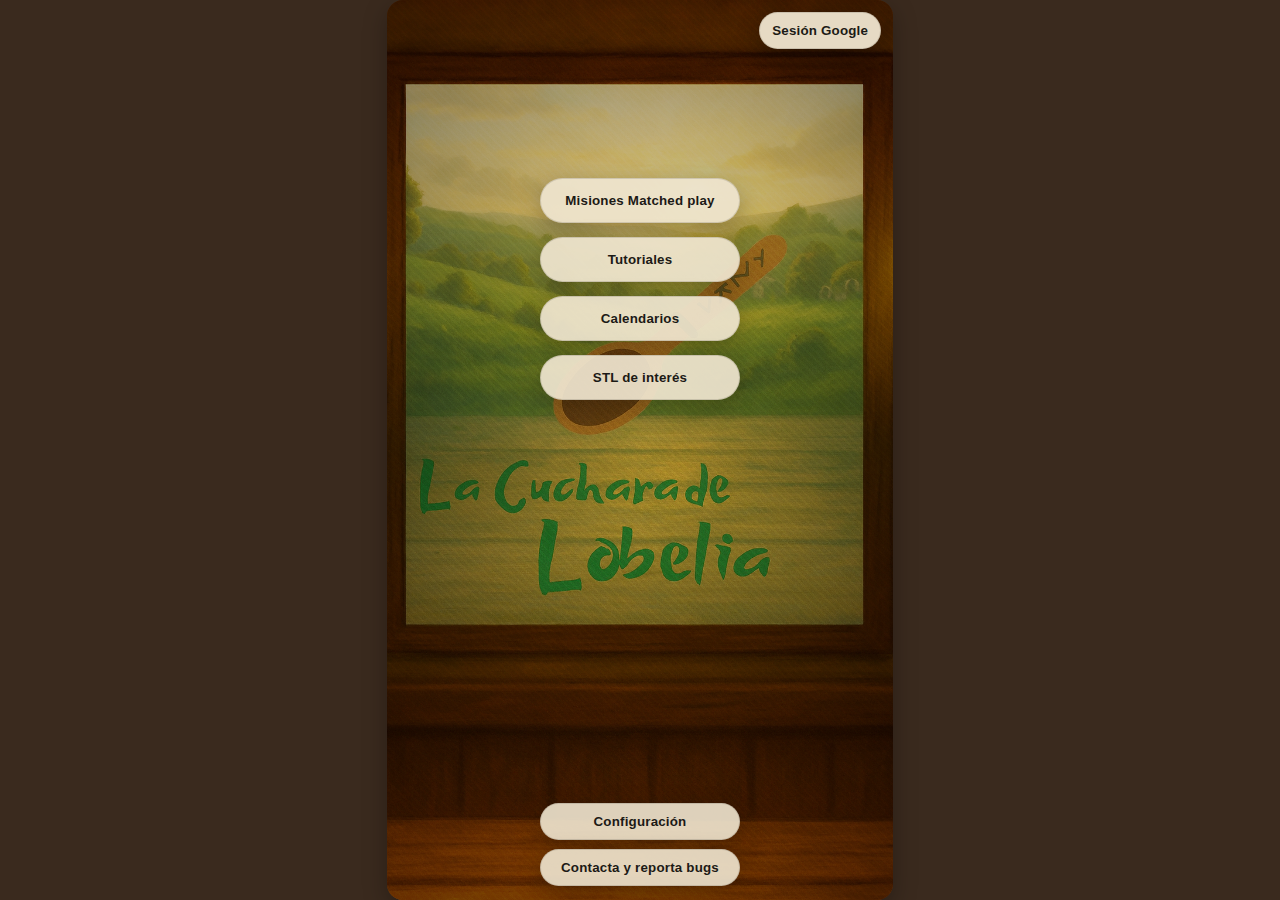
<file: index.html>
<!DOCTYPE html>
<html lang="es">
<head>
  <!-- CHECKLIST 9 PASOS aplicado -->
  <meta charset="utf-8" />
  <meta name="viewport" content="width=device-width, initial-scale=1, maximum-scale=1, user-scalable=no" />
  <title>La Cuchara de Lobelia · Inicio</title>
  <meta name="theme-color" content="#2f3b2b" />
  <style>
    :root{
      --lobelia-green: #2E8B57;
      --lobelia-green-dark:#1f5e3b;
      --lobelia-cream: #EFE5CF;
      --lobelia-wood: #3A2A1E;
      --lobelia-gold: #CFA15B;
      --shadow: 0 8px 24px rgba(0,0,0,.28);
      --radius: 16px;
      --radius-pill: 999px;
      --gap: 14px;
    }

    html, body { height: 100%; margin: 0; }
    * { box-sizing: border-box; }

    body {
      background: var(--lobelia-wood);
      min-height: 100dvh;
      display: grid;
      place-items: center;
      font-family: system-ui, -apple-system, Segoe UI, Roboto, Helvetica, Arial, sans-serif;
    }

    .app {
      width: 100vw; height: 100dvh; max-width: 56.25vh; aspect-ratio: 9 / 16;
      position: relative; overflow: hidden; display: flex; flex-direction: column; align-items: center;
      padding: 18px;
      border-radius: var(--radius);
      box-shadow: var(--shadow);

      /* Imagen base + overlay degradado y textura */
      background:
        repeating-linear-gradient(45deg, rgba(255,255,255,0.05) 0 2px, transparent 2px 6px),
        linear-gradient(180deg, rgba(239,229,207,0.55), rgba(46,139,87,0.35), rgba(239,229,207,0.55)),
        url('Inicio.png') center/cover no-repeat;
      background-blend-mode: overlay;
    }

    .app::before{
      content: ""; position: absolute; inset: 0; pointer-events:none;
      background: radial-gradient(80% 60% at 50% 50%, rgba(0,0,0,0.00) 0%, rgba(0,0,0,0.25) 60%, rgba(0,0,0,.45) 100%);
    }

    .content{ position: relative; z-index: 1; width: 100%; display: flex; flex-direction: column; align-items: center; gap: var(--gap); margin-top: 160px; }

    .btn{ appearance:none; border:none; cursor:pointer; user-select:none; letter-spacing:.2px; font-weight:700; text-align:center; transition: transform .06s ease, filter .15s ease, box-shadow .15s ease; }
    .btn:active{ transform: translateY(1px) scale(.99); }

    .btn-primary{
      width: 50%; max-width: 200px; padding: 14px 18px; border-radius: var(--radius-pill);
      background: rgba(239,229,207,.92); color: #1c1a16; box-shadow: var(--shadow);
      border: 1px solid rgba(0,0,0,.12);
    }
    @media(hover:hover){ .btn-primary:hover{ filter: brightness(1.03); } }

    .top-right{ position:absolute; top: 12px; right: 12px; z-index:2; }
    .btn-google{ padding:10px 12px; border-radius: var(--radius-pill); background: rgba(239,229,207,.95); color:#1c1a16; box-shadow: var(--shadow); border:1px solid rgba(0,0,0,.12); }

    .bottom{ position: absolute; left: 0; right: 0; z-index:1; display:flex; justify-content:center; }
    .btn-small{ padding: 10px 12px; border-radius: var(--radius-pill); width: 50%; max-width: 200px; background: rgba(239,229,207,.9); color:#1c1a16; box-shadow: var(--shadow); border:1px solid rgba(0,0,0,.12); font-weight:600; }

    .btn-primary, .btn-small, .btn-google{ outline: none; }
    .btn-primary:focus-visible, .btn-small:focus-visible, .btn-google:focus-visible{ box-shadow: 0 0 0 3px rgba(46,139,87,.35), var(--shadow); }
  </style>
</head>
<body>
  <main class="app" role="main" aria-label="Pantalla de inicio">
    <div class="top-right">
      <button class="btn btn-google">Sesión Google</button>
    </div>

    <div class="content" aria-live="polite">
      <button class="btn btn-primary">Misiones Matched play</button>
      <button class="btn btn-primary">Tutoriales</button>
      <button class="btn btn-primary">Calendarios</button>
      <button class="btn btn-primary">STL de interés</button>
    </div>

    <div class="bottom" style="bottom: 60px;">
      <button class="btn btn-small">Configuración</button>
    </div>

    <div class="bottom" style="bottom: 14px;">
      <button class="btn btn-small">Contacta y reporta bugs</button>
    </div>
  </main>
</body>
</html>
</file>
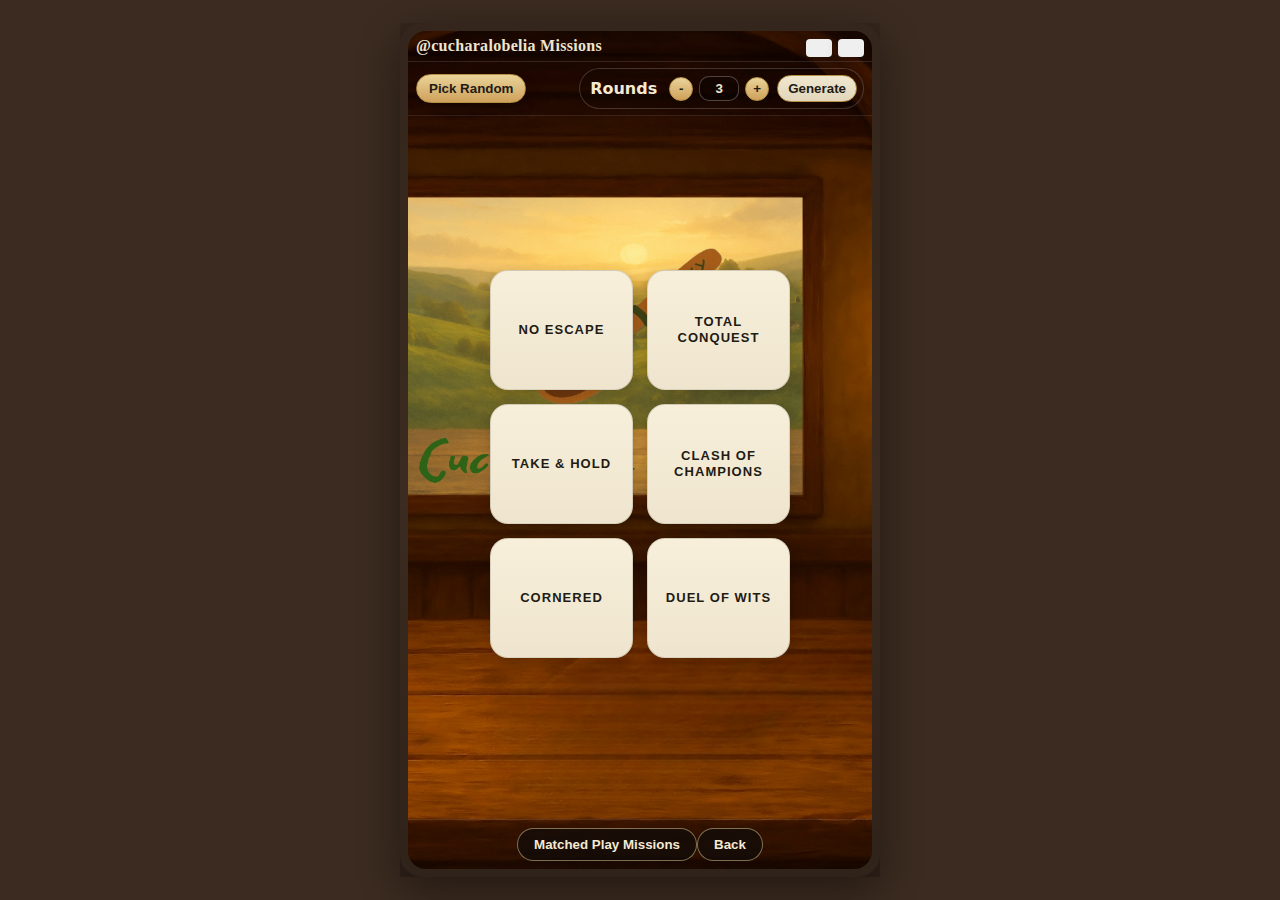
<file: misiones/Matched2vs2.html>
﻿<!-- misiones/Matched2vs2.html
     Vanilla JS screen for browsing matched play missions and opening their PDF references. -->
<!doctype html>
<html lang="es">

<head>
  <meta charset="utf-8" />
  <meta name="viewport" content="width=device-width, initial-scale=1, maximum-scale=1, user-scalable=no" />
  <title>Misiones 2vs2 &#8211; @cucharalobelia</title>
  <link rel="stylesheet" href="../css/misiones.css?v=2.4" />
  <script src="../js/i18n.js"></script>
  <script>
    // Asegurarse de que LobeliaI18n estÃ© disponible globalmente
    document.addEventListener('DOMContentLoaded', function () {
      if (window.LobeliaI18n) {
        // Inicializar el idioma
        const lang = window.LobeliaI18n.detectInitialLang();
        document.documentElement.lang = lang;
      } else {
        console.error('LobeliaI18n no se ha cargado correctamente');
      }
    });
  </script>
  <script src="../js/Matched2vs2.js?v=2.1" defer></script>
</head>

<body>
  <div id="root"></div>
</body>
</file>
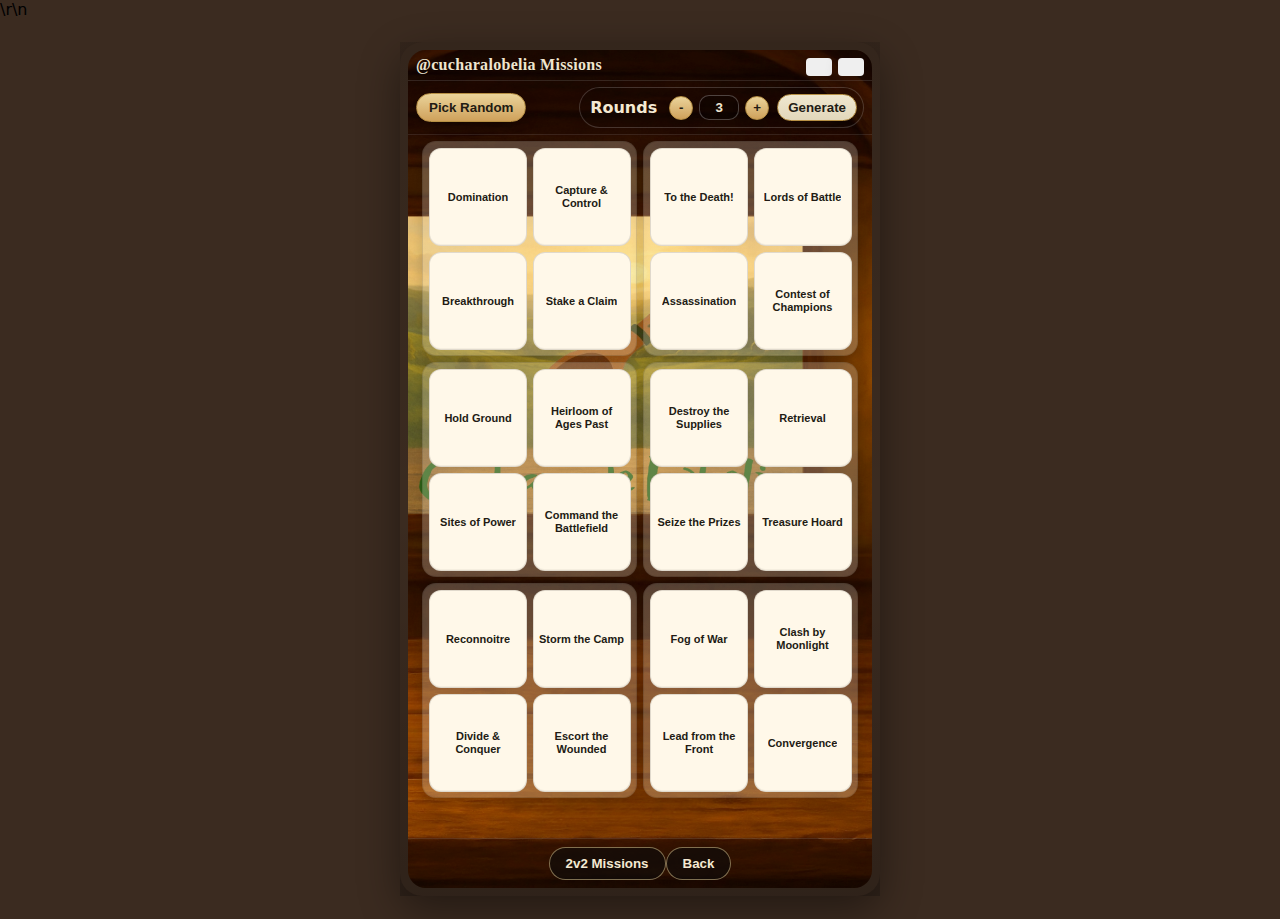
<file: misiones/MisionesMatched.html>
﻿<!-- misiones/MisionesMatched.html
     Vanilla JS screen for browsing matched play missions and opening their PDF references. -->
<!doctype html>
<html lang="es">
<head>
  <meta charset="utf-8" />
  <meta name="viewport" content="width=device-width, initial-scale=1, maximum-scale=1, user-scalable=no" />
  <title>Misiones Matched &#8211; @cucharalobelia</title>
  <link rel="stylesheet" href="../css/misiones.css" />
  <script src="../js/i18n.js"></script>
  <script>
    // Asegurarse de que LobeliaI18n estÃ© disponible globalmente
    document.addEventListener('DOMContentLoaded', function() {
      if (window.LobeliaI18n) {
        // Inicializar el idioma
        const lang = window.LobeliaI18n.detectInitialLang();
        document.documentElement.lang = lang;
      } else {
        console.error('LobeliaI18n no se ha cargado correctamente');
      }
    });
  </script>
  <script src="../js/MisionesMatched.js" defer></script>
  <style>\r\n      .phone.phone--compact {\r\n        padding: 10px 6px;\r\n      }\r\n      .screen.screen--compact {\r\n        margin: 6px 0;\r\n      }\r\n  </style>\r\n</head>
<body>
  <div id="root"></div>
</body>
</html>
</file>
<file: css/misiones.css>
﻿/* misiones.css
 * Styles for the matched play missions selector screen and modal PDF viewer.
 */
:root {
  --cream: #efe5cf;
  --cream-2: #f7efda;
  --ink: #221b14;
  --ink-soft: #574635;
  --gold: #cfa15b;
  --gold-2: #ead39a;
  --gold-line: #b79045;
  --shadow-lg: 0 14px 40px rgba(0, 0, 0, 0.4);
  --shadow-sm: 0 4px 14px rgba(0, 0, 0, 0.18);
  --tile: 120px;
  --btnW: 54px;
  --btnH: 54px;
  --gap: 6px;
  --radius: 14px;
  --radius-pill: 9999px;
}

html,
body {
  margin: 0;
  height: 100%;
  background: #3b2b20;
  font-family: system-ui, -apple-system, "Segoe UI", Roboto, Helvetica, Arial, sans-serif;
}

* {
  box-sizing: border-box;
}

.stage {
  min-height: 100svh;
  display: flex;
  align-items: center;
  justify-content: center;
  background: #3b2b20;
  padding: 0;
}

.phone {
  aspect-ratio: 9 / 16;
  width: min(96vw, 480px);
  max-height: min(98vh, 940px);
  border-radius: 22px;
  padding: 6px;
  box-shadow: var(--shadow-lg);
  background: #3b2b20;
  border: none;
  position: relative;
}

.screen {
  position: absolute;
  inset: 8px;
  border-radius: 18px;
  overflow: hidden;
  display: flex;
  flex-direction: column;
  background: url('../images/Choma.png') center/cover no-repeat;
}
}

.screen::before {
  content: '';
  position: absolute;
  inset: 0;
  pointer-events: none;
  background: linear-gradient(180deg, rgba(0, 0, 0, 0.12) 0%, rgba(0, 0, 0, 0) 55%, rgba(0, 0, 0, 0.2) 100%);
  z-index: 0;
}

.screen>* {
  position: relative;
  z-index: 1;
}

.screen>* {
  position: relative;
  z-index: 1;
}

.banner {
  padding: 6px 8px;
  border-bottom: 1px solid rgba(255, 255, 255, 0.12);
  background: rgba(0, 0, 0, 0.18);
  display: flex;
  align-items: center;
  justify-content: flex-start;
  position: relative;
}

.brand {
  font-family: Georgia, serif;
  font-weight: 900;
  color: var(--cream);
  font-size: 16px;
  letter-spacing: 0.3px;
  text-shadow: 0 1px 0 rgba(0, 0, 0, 0.35);
}

.top-right {
  position: absolute;
  top: 8px;
  right: 8px;
  z-index: 2;
  display: flex;
  align-items: center;
  gap: 6px;
}

.flag-btn {
  width: 26px;
  height: 18px;
  border: none;
  background-size: cover;
  background-position: center;
  border-radius: 4px;
  cursor: pointer;
  box-shadow: var(--shadow-sm);
}

@media (hover: hover) {
  .flag-btn:hover {
    filter: brightness(1.03);
  }
}

.controls {
  padding: 6px 8px;
  display: flex;
  align-items: center;
  justify-content: space-between;
  gap: 8px;
  background: rgba(0, 0, 0, 0.12);
  border-bottom: 1px solid rgba(255, 255, 255, 0.1);
}

.btn-gold,
.btn-secondary {
  appearance: none;
  border: 1px solid var(--gold-line);
  border-radius: var(--radius-pill);
  color: var(--ink);
  padding: 6px 12px;
  font-weight: 800;
  cursor: pointer;
  transition: transform 0.06s ease, filter 0.18s ease, box-shadow 0.18s ease;
  box-shadow: var(--shadow-sm);
  background: linear-gradient(180deg, var(--gold-2), var(--gold));
}

.btn-secondary {
  background: linear-gradient(180deg, #f0e7cf, #e2d7bb);
}

.btn-sm {
  padding: 5px 10px;
}

.btn-gold:active,
.btn-secondary:active,
.btn-footer:active,
.btn-circle:active {
  transform: translateY(1px) scale(0.99);
}

@media (hover: hover) {

  .btn-gold:hover,
  .btn-secondary:hover,
  .btn-footer:hover {
    filter: brightness(1.05);
  }
}

.rounds-group {
  display: flex;
  align-items: center;
  gap: 8px;
  padding: 6px;
  border: 1px solid rgba(255, 255, 255, 0.18);
  background: rgba(0, 0, 0, 0.1);
  border-radius: 9999px;
}

.rounds-label {
  color: #f4e9d2;
  font-weight: 900;
  margin: 0 4px;
}

.stepper {
  display: flex;
  align-items: center;
  gap: 6px;
}

.btn-circle {
  width: 24px;
  height: 24px;
  border-radius: var(--radius-pill);
  display: inline-flex;
  align-items: center;
  justify-content: center;
  border: 1px solid var(--gold-line);
  background: linear-gradient(180deg, var(--gold-2), var(--gold));
  color: var(--ink);
  font-weight: 900;
  box-shadow: var(--shadow-sm);
  cursor: pointer;
}

.rounds-input {
  appearance: none;
  -moz-appearance: textfield;
  width: 40px;
  padding: 4px 6px;
  border-radius: 10px;
  border: 1px solid rgba(255, 255, 255, 0.25);
  background: rgba(0, 0, 0, 0.28);
  color: var(--cream);
  font-weight: 800;
  text-align: center;
}

.rounds-input::-webkit-outer-spin-button,
.rounds-input::-webkit-inner-spin-button {
  margin: 0;
  -webkit-appearance: none;
}

.content {
  flex: 1;
  overflow: hidden;
}

.pools {
  height: 100%;
  padding: var(--gap) 4px;
}

.pools-grid {
  height: 100%;
  display: grid;
  grid-template-columns: repeat(2, var(--tile));
  grid-template-rows: repeat(3, var(--tile));
  gap: var(--gap);
  justify-content: center;
}

.pool-card {
  width: var(--tile);
  height: var(--tile);
  background: linear-gradient(180deg, rgba(239, 229, 207, 0.25), rgba(247, 239, 218, 0.25));
  border: 1px solid rgba(0, 0, 0, 0.12);
  border-radius: var(--radius);
  padding: 6px;
  box-shadow: var(--shadow-sm);
  display: flex;
  flex-direction: column;
}

.missions {
  list-style: none;
  padding: 0;
  margin: 0;
  flex: 1;
  display: grid;
  grid-template-columns: repeat(2, 1fr);
  grid-template-rows: repeat(2, 1fr);
  gap: 6px;
  align-items: stretch;
  justify-items: stretch;
}

.missions>li {
  min-width: 0;
  min-height: 0;
  position: relative;
}

.item {
  width: var(--btnW);
  height: var(--btnH);
  border: 1px solid rgba(0, 0, 0, 0.12);
  border-radius: 12px;
  background: #fff8e9;
  display: flex;
  align-items: center;
  justify-content: center;
  padding: 4px;
  text-align: center;
  box-shadow: inset 0 -1px 0 rgba(0, 0, 0, 0.04);
  cursor: pointer;
}

.item .label {
  font-weight: 700;
  font-size: 11px;
  color: var(--ink);
  max-width: 100%;
  text-align: center;
  line-height: 1.2;
  display: -webkit-box;
  -webkit-line-clamp: 2;
  -webkit-box-orient: vertical;
  overflow: hidden;
}

.item.selected {
  border-color: var(--gold-line);
  background: linear-gradient(180deg, var(--gold-2), var(--gold));
  box-shadow: 0 0 0 1px var(--gold-line) inset, 0 8px 18px rgba(0, 0, 0, 0.18);
}

.item.selected .label {
  color: #1c1a16;
}

.badge {
  position: absolute;
  right: 6px;
  top: 6px;
  padding: 2px 6px;
  border-radius: 999px;
  background: rgba(12, 11, 9, 0.85);
  border: 1px solid rgba(234, 211, 154, 0.6);
  color: #f2e6c6;
  font-size: 10px;
  font-weight: 800;
}

.footer {
  padding: 8px;
  text-align: center;
  background: rgba(0, 0, 0, 0.15);
  border-top: 1px solid rgba(255, 255, 255, 0.1);
}

.btn-footer {
  border-radius: var(--radius-pill);
  border: 1px solid rgba(234, 211, 154, 0.5);
  background: rgba(12, 11, 9, 0.65);
  color: #f4e9d2;
  padding: 8px 16px;
  font-weight: 800;
  cursor: pointer;
}

.modal-backdrop {
  position: absolute;
  inset: 0;
  background: rgba(0, 0, 0, 0.55);
  display: flex;
  align-items: center;
  justify-content: center;
  z-index: 9999;
}

.modal-card {
  width: 100%;
  height: 100%;
  background: #111;
  border: none;
  border-radius: 0;
  overflow: hidden;
  position: relative;
  box-shadow: none;
}

.modal-close {
  position: absolute;
  top: 8px;
  right: 8px;
  z-index: 2;
  border-radius: 999px;
  padding: 6px 10px;
  background: linear-gradient(180deg, var(--gold-2), var(--gold));
  border: 1px solid var(--gold-line);
  font-weight: 800;
  cursor: pointer;
}

.modal-iframe {
  width: 100%;
  height: 100%;
  border: 0;
  background: #222;
}




/* 2vs2 layout */
.stage-2v2 .content-2v2 {
  flex: 1;
  display: flex;
  align-items: center;
  justify-content: center;
  padding: 18px 16px 24px;
}

.stage-2v2 .grid-2v2 {
  display: grid;
  grid-template-columns: repeat(2, minmax(120px, 1fr));
  grid-template-rows: repeat(3, minmax(120px, 1fr));
  gap: 14px;
  justify-content: center;
  justify-items: center;
  width: 100%;
  max-width: 300px;
  margin: 0 auto;
}

.stage-2v2 .mission-chip-2v2 {
  width: 100%;
  height: 100%;
  border-radius: 18px;
  border: 1px solid rgba(0, 0, 0, 0.12);
  background: linear-gradient(180deg, var(--cream-2), var(--cream));
  box-shadow: var(--shadow-sm);
  display: flex;
  align-items: center;
  justify-content: center;
  text-align: center;
  padding: 16px 12px;
  cursor: pointer;
  transition: transform 0.12s ease, box-shadow 0.18s ease;
  position: relative;
}

.stage-2v2 .mission-chip-2v2:hover,
.stage-2v2 .mission-chip-2v2:focus-visible {
  transform: translateY(-1px);
  box-shadow: 0 12px 24px rgba(0, 0, 0, 0.22);
}

.stage-2v2 .mission-chip-2v2.selected {
  border-color: var(--gold-line);
  background: linear-gradient(180deg, var(--gold-2), var(--gold));
}

.stage-2v2 .mission-chip-2v2 .badge {
  top: 10px;
  right: 10px;
}

.stage-2v2 .mission-chip-2v2__label {
  font-weight: 800;
  font-size: 13px;
  letter-spacing: 0.08em;
  text-transform: uppercase;
  color: var(--ink);
  line-height: 1.25;
}





.phone::before {
  content: '';
  position: absolute;
  inset: 0;
  pointer-events: none;
  background: linear-gradient(180deg, rgba(0, 0, 0, 0.12) 0%, rgba(0, 0, 0, 0) 55%, rgba(0, 0, 0, 0.2) 100%);
}
</file>
